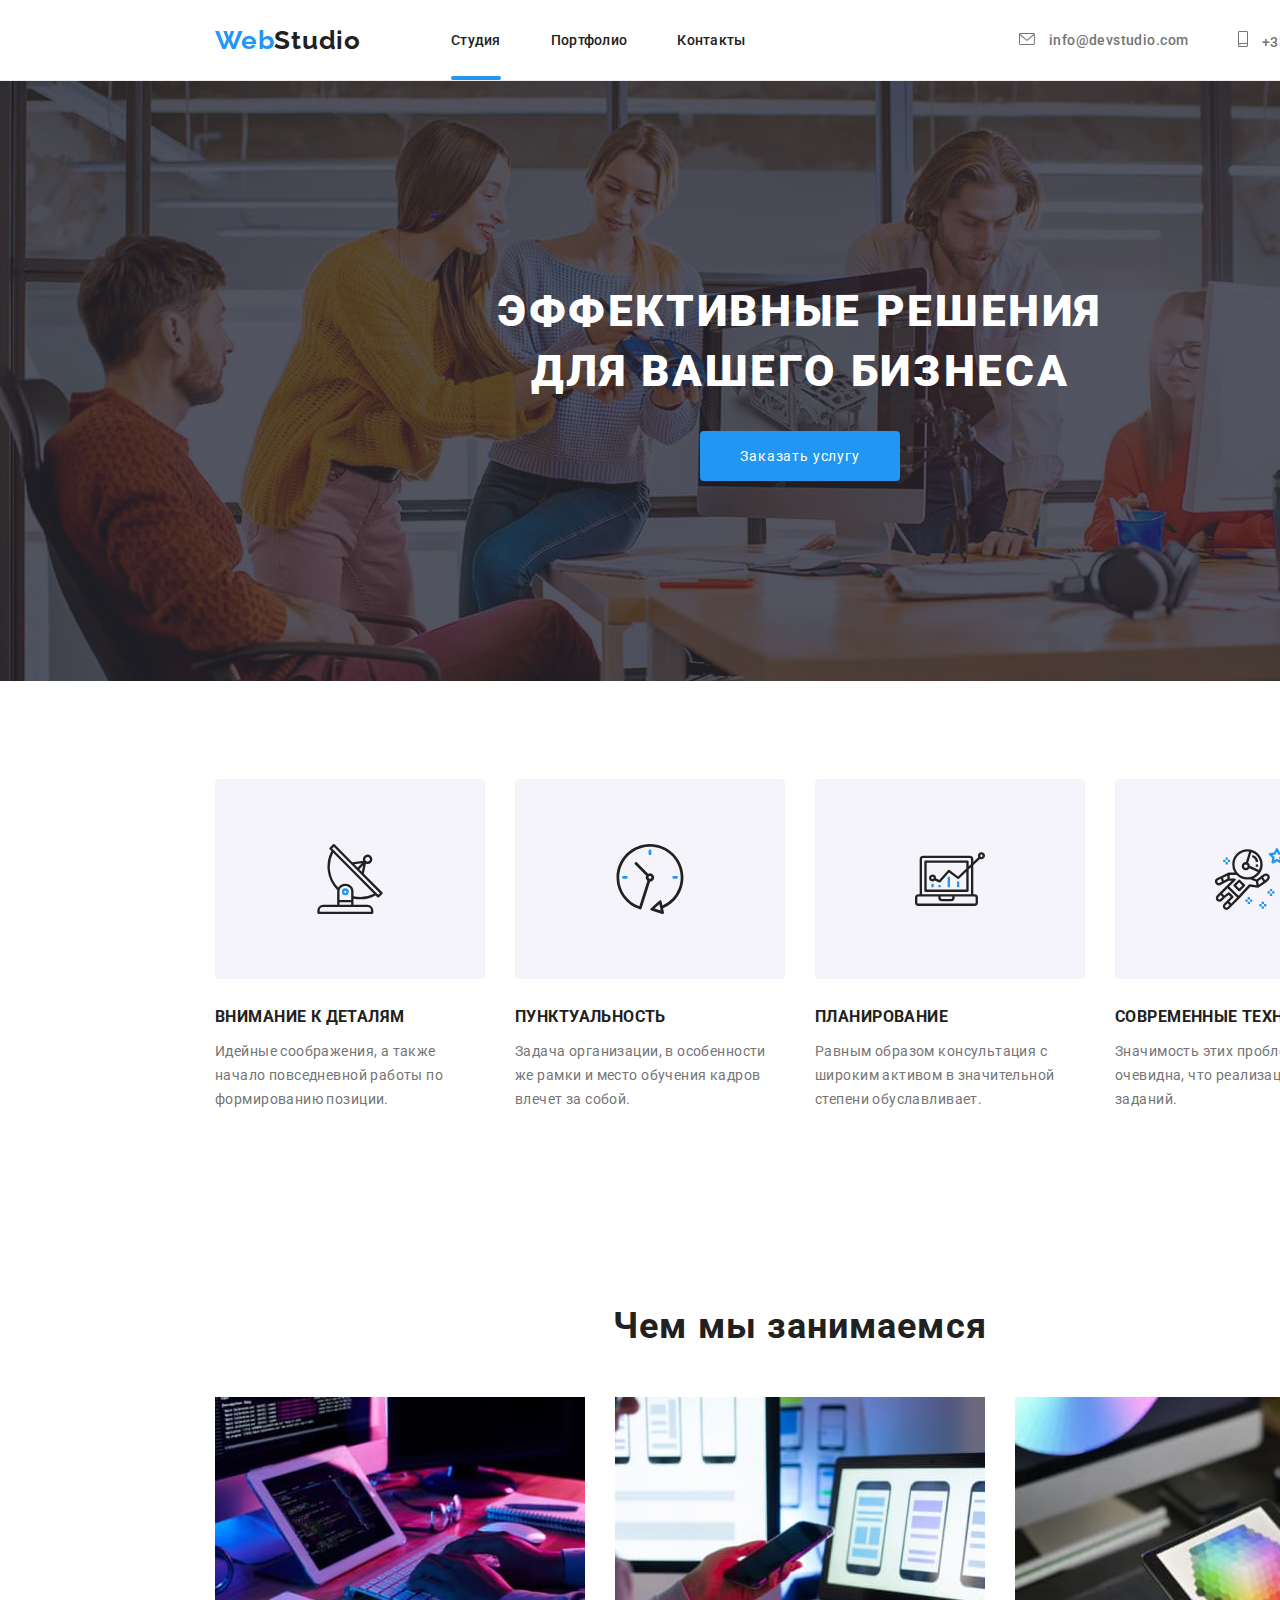
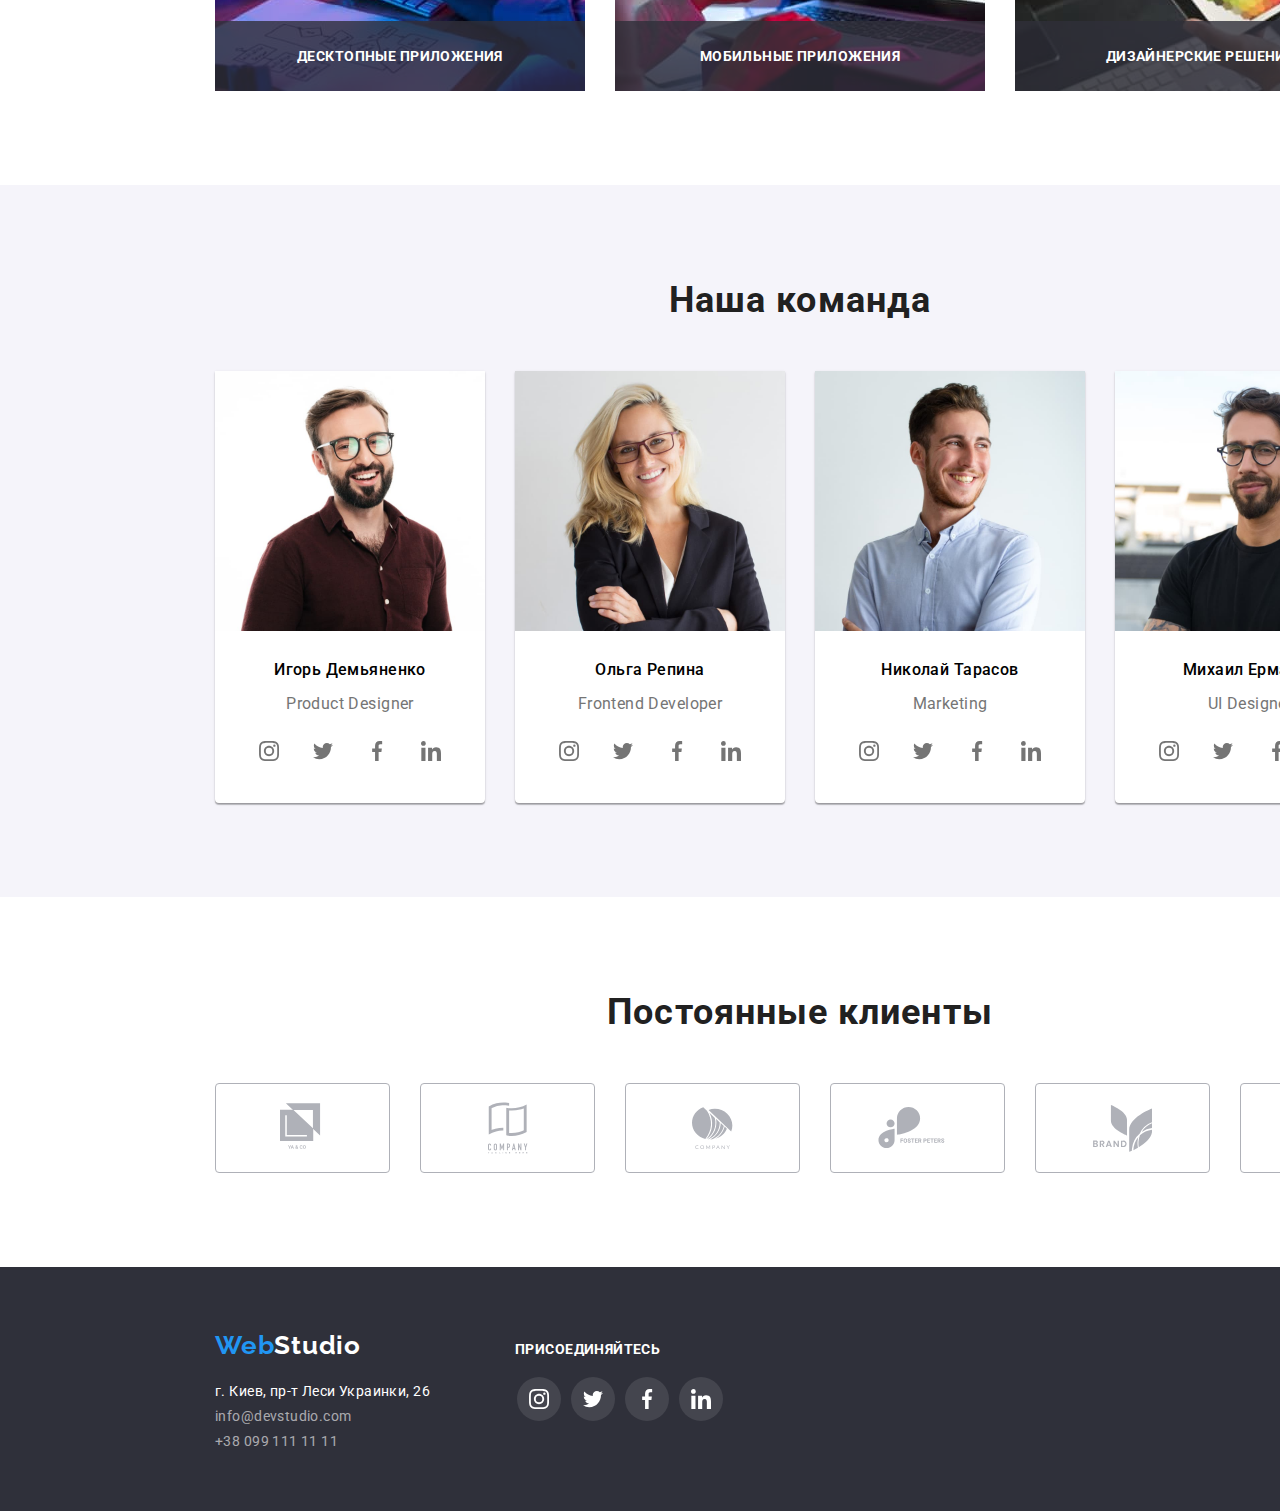
<file: index.html>
<!DOCTYPE html>
<html lang="ru">
  <head>
    <meta charset="UTF-8" />
    <meta name="viewport" content="width=device-width, initial-scale=1.0" />
    <title>Studio</title>
    <link
      rel="stylesheet"
      href="https://cdnjs.cloudflare.com/ajax/libs/modern-normalize/0.7.0/modern-normalize.min.css"
    />
    <link rel="stylesheet" href="./css/styles.css" />
    <link
      href="https://fonts.googleapis.com/css2?family=Roboto:wght@400;700&display=swap"
      rel="stylesheet"
    />
    <link
      href="https://fonts.googleapis.com/css2?family=Raleway:wght@600&display=swap"
      rel="stylesheet"
    />
  </head>
  <body>
    <header class="header-content">
      <div class="conteiner flexbox">
        <nav class="header-nav">
          <a class="company-logo" href="./index.html"
            ><span class="logo-web">Web</span>Studio</a
          >

          <ul class="nav-link-list">
            <li class="nav-item">
              <a class="nav-link active-status" href="./index.html">Студия</a>
            </li>
            <li class="nav-item">
              <a class="nav-link" href="./portfolio.html">Портфолио</a>
            </li>
            <li class="nav-item"><a class="nav-link" href="">Контакты</a></li>
          </ul>
        </nav>

        <ul class="contact-link-list">
          <li class="contact-item">
            <a class="contact-link" href="mailto:info@devstudio.com">
              <svg class="contact-icon" width="16px" height="12px">
                <use href="./img/sprite.svg#icon-envelope"></use>
              </svg>
              info@devstudio.com</a
            >
          </li>
          <li class="contact-item">
            <a class="contact-link" href="tel:+380961111111">
              <svg class="contact-icon" width="10" height="16">
                <use href="./img/sprite.svg#icon-smartphone"></use>
              </svg>
              +38 096 111 11 11</a
            >
          </li>
        </ul>
      </div>
    </header>

    <main class="main-content">
      <section class="section-hero">
        <h1 class="title-hero">Эффективные решения для вашего бизнеса</h1>
        <button type="button" class="btn" data-modal-open>
          Заказать услугу
        </button>
      </section>

      <!--Studio strong sides-->
      <section class="strong-sides">
        <div class="conteiner">
          <!--<h2>Сильные стороны</h2>-->
          <ul class="sides-list">
            <li class="sides-item">
              <div class="sides-pic">
                <svg width="70px" height="70px">
                  <use href="./img/sprite.svg#icon-antenna"></use>
                </svg>
              </div>
              <h3 class="sides-title">Внимание к деталям</h3>
              <p class="sides-descr">
                Идейные соображения, а также начало повседневной работы по
                формированию позиции.
              </p>
            </li>
            <li class="sides-item">
              <div class="sides-pic">
                <svg width="70px" height="70px">
                  <use href="./img/sprite.svg#icon-clock"></use>
                </svg>
              </div>
              <h3 class="sides-title">Пунктуальность</h3>
              <p class="sides-descr">
                Задача организации, в особенности же рамки и место обучения
                кадров влечет за собой.
              </p>
            </li>
            <li class="sides-item">
              <div class="sides-pic">
                <svg width="70px" height="70px">
                  <use href="./img/sprite.svg#icon-diagram"></use>
                </svg>
              </div>
              <h3 class="sides-title">Планирование</h3>
              <p class="sides-descr">
                Равным образом консультация с широким активом в значительной
                степени обуславливает.
              </p>
            </li>
            <li class="sides-item">
              <div class="sides-pic">
                <svg width="70px" height="70px">
                  <use href="./img/sprite.svg#icon-astronaut"></use>
                </svg>
              </div>
              <h3 class="sides-title">Современные технологии</h3>
              <p class="sides-descr">
                Значимость этих проблем настолько очевидна, что реализация
                плановых заданий.
              </p>
            </li>
          </ul>
        </div>
      </section>
      <section class="we-doing">
        <div class="conteiner">
          <h2 class="title-company-features">Чем мы занимаемся</h2>
          <ul class="doing-list">
            <li class="doing-item">
              <div class="doingbox">
                <img
                  src="./img/img-studio/coding.jpg"
                  width="370"
                  alt="услуги-html/css"
                />
                <div class="doingbox-title">
                  <h3 class="doing-title">Десктопные приложения</h3>
                </div>
              </div>
            </li>
            <li class="doing-item">
              <div class="doingbox">
                <img
                  src="./img/img-studio/programming.jpg"
                  width="370"
                  alt="услуги-програмирования"
                />
                <div class="doingbox-title">
                  <h3 class="doing-title">Мобильные приложения</h3>
                </div>
              </div>
            </li>
            <li class="doing-item">
              <div class="doingbox">
                <img
                  src="./img/img-studio/design.jpg"
                  width="370"
                  alt="услуги-дизайна"
                />
                <div class="doingbox-title">
                  <h3 class="doing-title">Дизайнерские решения</h3>
                </div>
              </div>
            </li>
          </ul>
        </div>
      </section>

      <!--Team info conteiner-->
      <section class="team">
        <div class="conteiner">
          <h2 class="title-company-features">Наша команда</h2>
          <ul class="team-list">
            <li class="staff-item">
              <img
                src="./img/img-studio/demianenko.jpg"
                width="270"
                alt="demianenko-pic"
              />
              <h3 class="staff-info">Игорь Демьяненко</h3>
              <p class="staff-function">Product Designer</p>
              <ul class="sociallink-list">
                <li class="sociallinks-item">
                  <a href="https://www.instagram.com/?hl=ru" class="sociallink">
                    <svg width="20px" height="20px">
                      <use href="./img/sprite.svg#icon-instagram"></use>
                    </svg>
                  </a>
                </li>
                <li class="sociallinks-item">
                  <a
                    href="https://twitter.com/startingpageru"
                    class="sociallink"
                    ><svg width="20px" height="20px">
                      <use href="./img/sprite.svg#icon-twitter"></use>
                    </svg>
                  </a>
                </li>
                <li class="sociallinks-item">
                  <a href="https://www.facebook.com/vhod.ru/" class="sociallink"
                    ><svg width="20px" height="20px">
                      <use href="./img/sprite.svg#icon-facebook"></use>
                    </svg>
                  </a>
                </li>
                <li class="sociallinks-item">
                  <a
                    href="https://www.linkedin.com/help/linkedin"
                    class="sociallink"
                  >
                    <svg width="20px" height="20px">
                      <use href="./img/sprite.svg#icon-linkedin"></use>
                    </svg>
                  </a>
                </li>
              </ul>
            </li>

            <li class="staff-item">
              <img
                src="./img/img-studio/repina.jpg"
                width="270"
                alt="repina-pic"
              />
              <h3 class="staff-info">Ольга Репина</h3>
              <p class="staff-function">Frontend Developer</p>
              <ul class="sociallink-list">
                <li class="sociallinks-item">
                  <a href="https://www.instagram.com/?hl=ru" class="sociallink">
                    <svg width="20px" height="20px">
                      <use href="./img/sprite.svg#icon-instagram"></use>
                    </svg>
                  </a>
                </li>
                <li class="sociallinks-item">
                  <a
                    href="https://twitter.com/startingpageru"
                    class="sociallink"
                    ><svg width="20px" height="20px">
                      <use href="./img/sprite.svg#icon-twitter"></use>
                    </svg>
                  </a>
                </li>
                <li class="sociallinks-item">
                  <a href="https://www.facebook.com/vhod.ru/" class="sociallink"
                    ><svg width="20px" height="20px">
                      <use href="./img/sprite.svg#icon-facebook"></use>
                    </svg>
                  </a>
                </li>
                <li class="sociallinks-item">
                  <a
                    href="https://www.linkedin.com/help/linkedin"
                    class="sociallink"
                  >
                    <svg width="20px" height="20px">
                      <use href="./img/sprite.svg#icon-linkedin"></use>
                    </svg>
                  </a>
                </li>
              </ul>
            </li>

            <li class="staff-item">
              <img
                src="./img/img-studio/tarasov.jpg"
                width="270"
                alt="tarasov-pic"
              />
              <h3 class="staff-info">Николай Тарасов</h3>
              <p class="staff-function">Marketing</p>
              <ul class="sociallink-list">
                <li class="sociallinks-item">
                  <a href="https://www.instagram.com/?hl=ru" class="sociallink">
                    <svg width="20px" height="20px">
                      <use href="./img/sprite.svg#icon-instagram"></use>
                    </svg>
                  </a>
                </li>
                <li class="sociallinks-item">
                  <a
                    href="https://twitter.com/startingpageru"
                    class="sociallink"
                    ><svg width="20px" height="20px">
                      <use href="./img/sprite.svg#icon-twitter"></use>
                    </svg>
                  </a>
                </li>
                <li class="sociallinks-item">
                  <a href="https://www.facebook.com/vhod.ru/" class="sociallink"
                    ><svg width="20px" height="20px">
                      <use href="./img/sprite.svg#icon-facebook"></use>
                    </svg>
                  </a>
                </li>
                <li class="sociallinks-item">
                  <a
                    href="https://www.linkedin.com/help/linkedin"
                    class="sociallink"
                  >
                    <svg width="20px" height="20px">
                      <use href="./img/sprite.svg#icon-linkedin"></use>
                    </svg>
                  </a>
                </li>
              </ul>
            </li>

            <li class="staff-item">
              <img
                src="./img/img-studio/iermakov.jpg"
                width="270"
                alt="iermakov-pic"
              />
              <h3 class="staff-info">Михаил Ермаков</h3>
              <p class="staff-function">UI Designer</p>
              <ul class="sociallink-list">
                <li class="sociallinks-item">
                  <a href="https://www.instagram.com/?hl=ru" class="sociallink">
                    <svg width="20px" height="20px">
                      <use href="./img/sprite.svg#icon-instagram"></use>
                    </svg>
                  </a>
                </li>
                <li class="sociallinks-item">
                  <a
                    href="https://twitter.com/startingpageru"
                    class="sociallink"
                    ><svg width="20px" height="20px">
                      <use href="./img/sprite.svg#icon-twitter"></use>
                    </svg>
                  </a>
                </li>
                <li class="sociallinks-item">
                  <a href="https://www.facebook.com/vhod.ru/" class="sociallink"
                    ><svg width="20px" height="20px">
                      <use href="./img/sprite.svg#icon-facebook"></use>
                    </svg>
                  </a>
                </li>
                <li class="sociallinks-item">
                  <a
                    href="https://www.linkedin.com/help/linkedin"
                    class="sociallink"
                  >
                    <svg width="20px" height="20px">
                      <use href="./img/sprite.svg#icon-linkedin"></use>
                    </svg>
                  </a>
                </li>
              </ul>
            </li>
          </ul>
        </div>
      </section>

      <!--Customer info conteiner-->
      <section class="regular-customer">
        <div class="conteiner">
          <h2 class="title-company-features">Постоянные клиенты</h2>
          <ul class="customer-list">
            <li class="customer-item">
              <a href="" class="customer-link">
                <svg width="44.3" height="49.2" class="customer-icon">
                  <use href="./img/sprite.svg#icon-logo-1"></use>
                </svg>
              </a>
            </li>
            <li class="customer-item">
              <a href="" class="customer-link">
                <svg width="40" height="52" class="customer-icon">
                  <use href="./img/sprite.svg#icon-logo-2"></use>
                </svg>
              </a>
            </li>
            <li class="customer-item">
              <a href="" class="customer-link">
                <svg width="41" height="42.6" class="customer-icon">
                  <use href="./img/sprite.svg#icon-logo-3"></use>
                </svg>
              </a>
            </li>
            <li class="customer-item">
              <a href="" class="customer-link">
                <svg width="79.7" height="42" class="customer-icon">
                  <use href="./img/sprite.svg#icon-logo-4"></use>
                </svg>
              </a>
            </li>
            <li class="customer-item">
              <a href="" class="customer-link">
                <svg width="59" height="47" class="customer-icon">
                  <use href="./img/sprite.svg#icon-logo-5"></use>
                </svg>
              </a>
            </li>
            <li class="customer-item">
              <a href="" class="customer-link">
                <svg width="88.5" height="45.4" class="customer-icon">
                  <use href="./img/sprite.svg#icon-logo-6"></use>
                </svg>
              </a>
            </li>
          </ul>
        </div>
      </section>
    </main>

    <footer class="footer">
      <div class="conteiner">
        <div class="footer-contacts">
          <a class="company-logo logo-footer" href="./index.html">
            <span class="logo-web">Web</span
            ><span class="logo-studio-footer">Studio</span>
          </a>

          <ul class="footer-list">
            <li class="adress-info-footer">г. Киев, пр-т Леси Украинки, 26</li>
            <li class="contacts-info">
              <a class="contacts-footer" href="mailto:info@devstudio.com">
                info@devstudio.com</a
              >
            </li>
            <li class="contacts-info">
              <a class="contacts-footer" href="tel:+380961111111">
                +38 099 111 11 11</a
              >
            </li>
          </ul>
        </div>
        <div class="footer-links">
          <b class="attention">Присоединяйтесь</b>
          <ul class="sociallink-list">
            <li class="sociallinks-item">
              <a href="https://www.instagram.com/?hl=ru" class="sociallink">
                <svg width="20px" height="20px">
                  <use href="./img/sprite.svg#icon-instagram"></use>
                </svg>
              </a>
            </li>
            <li class="sociallinks-item">
              <a href="https://twitter.com/startingpageru" class="sociallink"
                ><svg width="20px" height="20px">
                  <use href="./img/sprite.svg#icon-twitter"></use>
                </svg>
              </a>
            </li>
            <li class="sociallinks-item">
              <a href="https://www.facebook.com/vhod.ru/" class="sociallink"
                ><svg width="20px" height="20px">
                  <use href="./img/sprite.svg#icon-facebook"></use>
                </svg>
              </a>
            </li>
            <li class="sociallinks-item">
              <a
                href="https://www.linkedin.com/help/linkedin"
                class="sociallink"
              >
                <svg width="20px" height="20px">
                  <use href="./img/sprite.svg#icon-linkedin"></use>
                </svg>
              </a>
            </li>
          </ul>
        </div>
      </div>
    </footer>
    <div class="backdrop is-hidden" data-modal>
      <div class="modal">
        <button type="button" class="closebtn" data-modal-close>
          <svg width="18" height="18">
            <use href="./img/sprite.svg#icon-close-black-18dp"></use>
          </svg>
        </button>
      </div>
    </div>
    <script src="./js/modal.js"></script>
  </body>
</html>
</file>
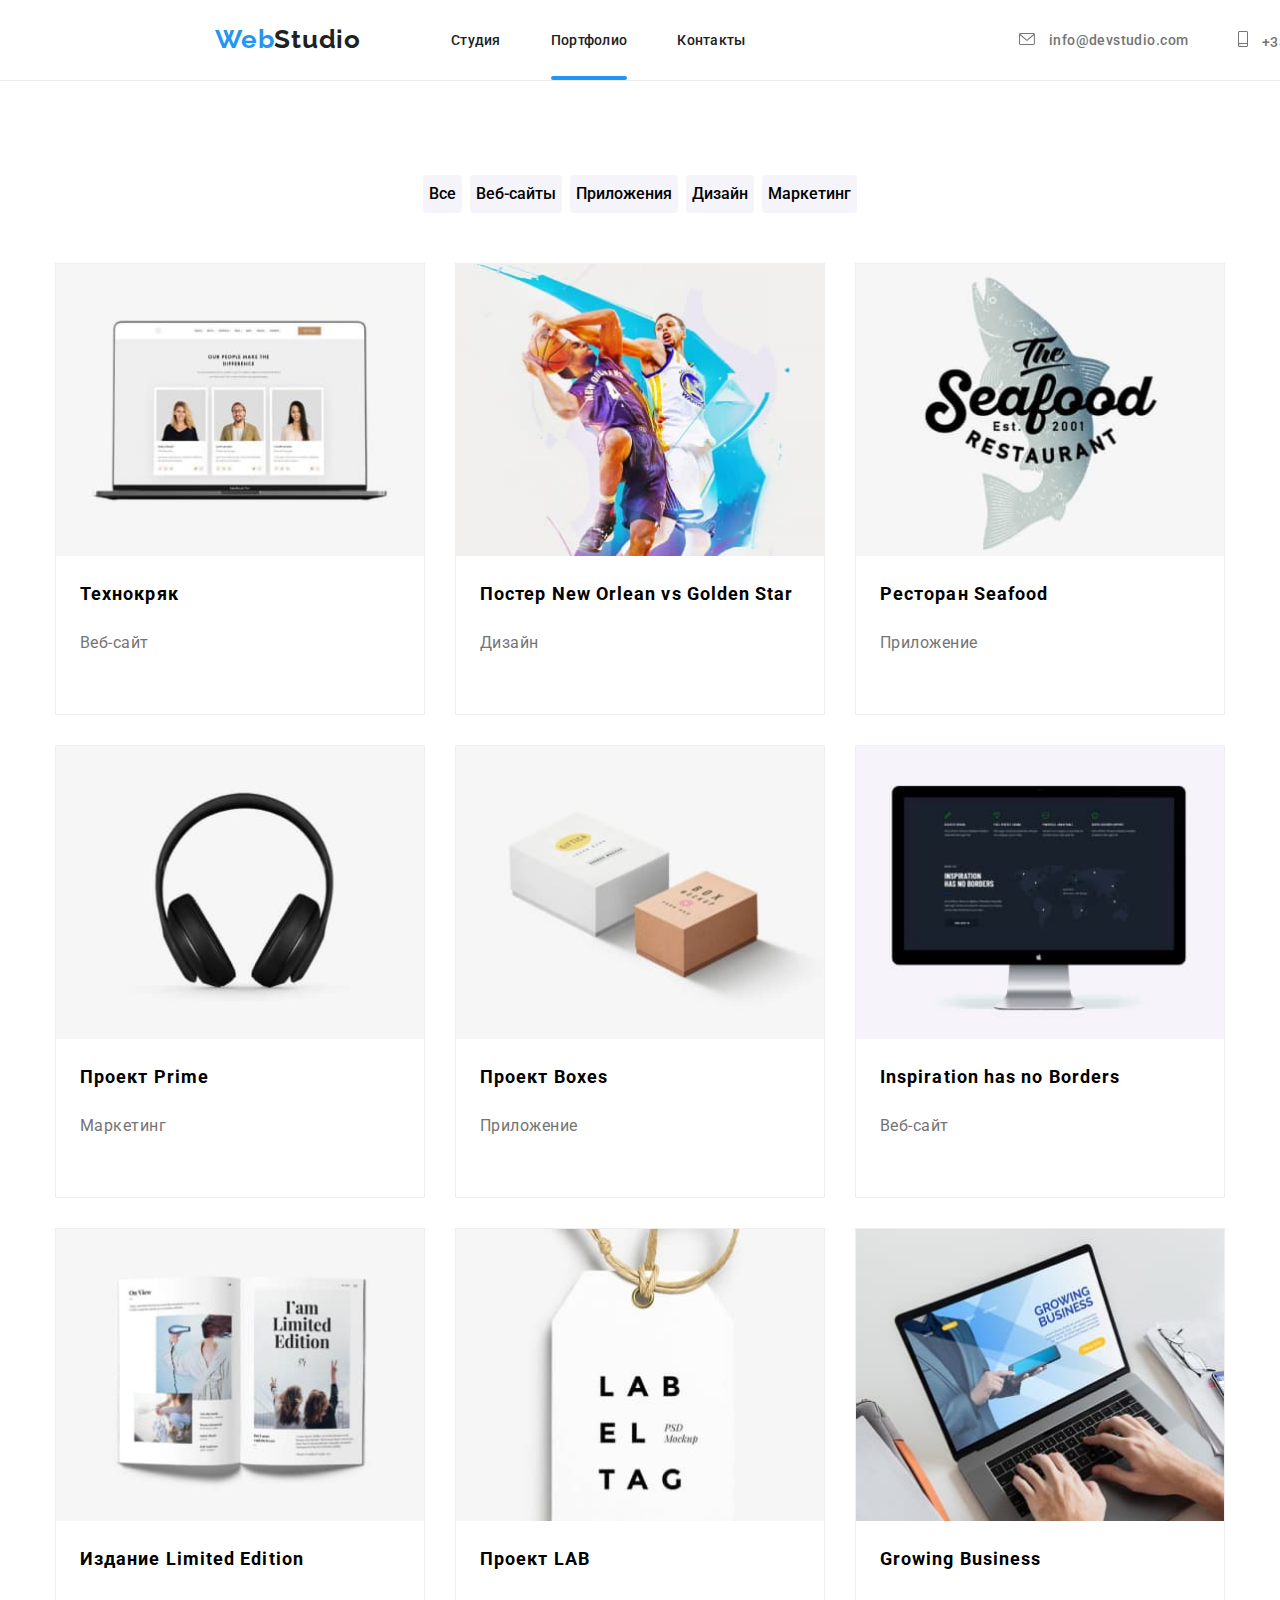
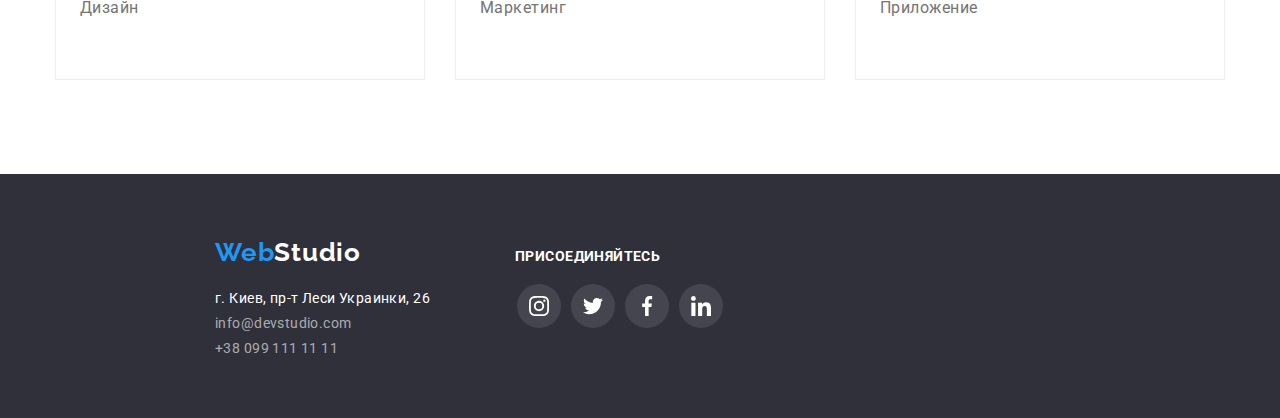
<file: portfolio.html>
<!DOCTYPE html>
<html lang="ru">
  <head>
    <meta charset="UTF-8" />
    <meta name="viewport" content="width=device-width, initial-scale=1.0" />
    <title>portfolio</title>
    <link
      rel="stylesheet"
      href="https://cdnjs.cloudflare.com/ajax/libs/modern-normalize/0.7.0/modern-normalize.min.css"
    />
    <link rel="stylesheet" href="./css/styles.css" />
    <link
      href="https://fonts.googleapis.com/css2?family=Roboto:wght@400;500;700&display=swap"
      rel="stylesheet"
    />
    <link
      href="https://fonts.googleapis.com/css2?family=Raleway:wght@600&display=swap"
      rel="stylesheet"
    />
    </head>
  <body>
    <header class="header-content">
      <div class="conteiner flexbox">
      <nav class="header-nav">
        <a class="company-logo" href="./index.html">
          <span class="logo-web">Web</span><span class="logo-studio"></span>Studio</span>
        </a>

        <ul class="nav-link-list">
          <li class="nav-item">
            <a class="nav-link " href="./index.html"> Студия</a>
          </li>
          <li class="nav-item"><a class="nav-link active-status" href="./portfolio.html"> Портфолио</a></li>
          <li class="nav-item"><a class="nav-link" href=""> Контакты</a></li>
        </ul>
      </nav>

      <ul class="contact-link-list">
        <li class="contact-item">
          <a class="contact-link" href="mailto:info@devstudio.com">
            <svg class="contact-icon" width="16px" height="12px">
                <use href="./img/sprite.svg#icon-envelope"></use></svg>
            info@devstudio.com</a
          >
        </li>
        <li class="contact-item">
          <a class="contact-link" href="tel:+380961111111"><svg class="contact-icon" width="10" height="16">
                <use href="./img/sprite.svg#icon-smartphone"></use></svg>
                +38 096 111 11 11</a>
        </li>
      </ul>
      </div>
    </header>

    <!--Main content-->

    <main>
      
      <section class="gallery">
        <div class="conteiner">
         <ul class="filters-gallery-list">
          <li class="filter-item"><button type="button" class="work-buttons">Все</button></li>
          <li class="filter-item"><button type="button" class="work-buttons">Веб-сайты</button></li>
          <li class="filter-item">
            <button type="button" class="work-buttons">Приложения</button>
          </li>
          <li class="filter-item"><button type="button" class="work-buttons">Дизайн</button></li>
          <li class="filter-item"><button type="button" class="work-buttons">Маркетинг</button></li>
        </ul>

        <!--Works cards-->
        <ul class="gallery-list">
          <li class="gallery-item">
            <a class="project-link" href="">
              <div class="project-card">
              <img
                src="./img/porfolio-img/technokriak.jpg"
                width="370" height="294"
                alt="Технокряк"
              />
              <div class="card-description">
              <p class="description">Технокряк это современная площадка распространения коронавируса.
                 Компании используют эту платформу для цифрового шпионажа и атак на защищённые сервера конкурентов.</p>
              </div>
              </div>
              <div class="project-info">
                <h2 class="gallery-title">Технокряк</h2>
                <p class="gallery-info">Веб-сайт</p>
              </div>
              </a>
          </li>

          <li class="gallery-item">
            <a class="project-link" href=""
              >
              <div class="project-card">
                <img
                src="./img/porfolio-img/poster-NO.jpg"
                width="370" height="294"
                alt=" Постер New Orlean vs Golden Star"
              />
              <div class="card-description">
              <p class="description">Технокряк это современная площадка распространения коронавируса.
                 Компании используют эту платформу для цифрового шпионажа и атак на защищённые сервера конкурентов.</p>
              </div>
              </div>
              <div class="project-info">
                <h2 class="gallery-title">Постер New Orlean vs Golden Star</h2>
                <p class="gallery-info"> Дизайн</p>
             </div>
                </a>
          </li>

          <li class="gallery-item">
            <a class="project-link" href=""
              >
              <div class="project-card">
                <img
                src="./img/porfolio-img/restaurant.jpg"
                width="370" height="294"
                alt="Ресторан Seafood"
              />
              <div class="card-description">
              <p class="description">Технокряк это современная площадка распространения коронавируса.
                 Компании используют эту платформу для цифрового шпионажа и атак на защищённые сервера конкурентов.</p>
              </div>
              </div>
              <div class="project-info">
                <h2 class="gallery-title">Ресторан Seafood</h2>
                <p class="gallery-info">Приложение</p>
              </div>
              </a>
          </li>

          <li class="gallery-item">
            <a class="project-link" href=""
              >
              <div class="project-card">
                <img
                src="./img/porfolio-img/project-prime.jpg"
                width="370" height="294"
                alt="Проект Prime"
              />
              <div class="card-description">
              <p class="description">Технокряк это современная площадка распространения коронавируса.
                 Компании используют эту платформу для цифрового шпионажа и атак на защищённые сервера конкурентов.</p>
              </div>
              </div>
              <div class="project-info">
                <h2 class="gallery-title">Проект Prime</h2>
                <p class="gallery-info">Маркетинг</p>
              </div>
              </a>
          </li>

          <li class="gallery-item">
            <a class="project-link" href=""
              >
              <div class="project-card">
                <img
                src="./img/porfolio-img/project-boxes.jpg"
                width="370" height="294"
                alt="Проект Boxes"
              />
              <div class="card-description">
              <p class="description">Технокряк это современная площадка распространения коронавируса.
                 Компании используют эту платформу для цифрового шпионажа и атак на защищённые сервера конкурентов.</p>
              </div>
              </div>
              <div class="project-info">
                <h2 class="gallery-title">Проект Boxes</h2>
                <p class="gallery-info">Приложение</p>
              </div>
             </a>
          </li>

          <li class="gallery-item">
            <a class="project-link" href=""
              >
              <div class="project-card">
                <img
                src="./img/porfolio-img/inspiration.jpg"
                width="370" height="294"
                alt="Inspiration has no Borders"
              />
              <div class="card-description">
              <p class="description">Технокряк это современная площадка распространения коронавируса.
                 Компании используют эту платформу для цифрового шпионажа и атак на защищённые сервера конкурентов.</p>
              </div>
              </div>
              <div class="project-info">
                <h2 class="gallery-title">Inspiration has no Borders</h2>
                <p class="gallery-info">Веб-сайт</p>
              </div>
              </a>
          </li>

          <li class="gallery-item"> 
            <a class="project-link" href="">
              <div class="project-card">
              <img
                src="./img/porfolio-img/edition.jpg"
                width="370" height="294"
                alt="Издание Limited Edition"
              />
              <div class="card-description">
              <p class="description">Технокряк это современная площадка распространения коронавируса.
                 Компании используют эту платформу для цифрового шпионажа и атак на защищённые сервера конкурентов.</p>
              </div>
              </div>
              <div class="project-info">
                <h2 class="gallery-title">Издание Limited Edition</h2>
                <p class="gallery-info">Дизайн</p>
              </div>
              </a>
          </li>

          <li class="gallery-item">
            <a class="project-link" href="">
              <div class="project-card">
              <img
                src="./img/porfolio-img/project-lab.jpg"
                width="370" height="294"
                alt="Проект LAB"
              />
              <div class="card-description">
              <p class="description">Технокряк это современная площадка распространения коронавируса.
                 Компании используют эту платформу для цифрового шпионажа и атак на защищённые сервера конкурентов.</p>
              </div>
              </div>
               <div class="project-info">
                <h2 class="gallery-title">Проект LAB</h2>
                <p class="gallery-info">Маркетинг</p>
              </div>
              </a>
          </li>

          <li class="gallery-item">
            <a class="project-link" href="">
              <div class="project-card">
              <img
                src="./img/porfolio-img/growing-business.jpg"
                width="370" height="294"
                alt="Growing Business"
              />
              <div class="card-description">
              <p class="description">Технокряк это современная площадка распространения коронавируса.
                 Компании используют эту платформу для цифрового шпионажа и атак на защищённые сервера конкурентов.</p>
              </div>
              </div>
               <div class="project-info">
                <h2 class="gallery-title">Growing Business</h2>
                <p class="gallery-info">Приложение</p>
             </div>
            </a>
          </li>
        </ul>
        </div>
      </section>
      
    </main>
    <footer class="footer">
      <div class="conteiner">
        <div class="footer-contacts">
      <a class="company-logo logo-footer" href="./index.html">
        <span class="logo-web">Web</span
        ><span class="logo-studio-footer">Studio</span>
      </a>
      
      <ul class="footer-list">
        <li class="adress-info-footer">г. Киев, пр-т Леси Украинки, 26</li>
        <li class="contacts-info"> <a class="contacts-footer" href="mailto:info@devstudio.com">
            info@devstudio.com</a></li>
        <li class="contacts-info"> <a class="contacts-footer" href="tel:+380961111111"> +38 099 111 11 11</a></li>
      </ul>
      </div>
      <div class="footer-links">
          <b class="attention">Присоединяйтесь</b>
          <ul class="sociallink-list">
            <li class="sociallinks-item">
              <a href="https://www.instagram.com/?hl=ru" class="sociallink">
                <svg width="20px" height="20px">
                  <use href="./img/sprite.svg#icon-instagram"></use>
                </svg>
              </a>
            </li>
            <li class="sociallinks-item">
              <a href="https://twitter.com/startingpageru" class="sociallink"
                ><svg width="20px" height="20px">
                  <use href="./img/sprite.svg#icon-twitter"></use>
                </svg>
              </a>
            </li>
            <li class="sociallinks-item">
              <a href="https://www.facebook.com/vhod.ru/" class="sociallink"
                ><svg width="20px" height="20px">
                  <use href="./img/sprite.svg#icon-facebook"></use>
                </svg>
              </a>
            </li>
            <li class="sociallinks-item">
              <a
                href="https://www.linkedin.com/help/linkedin"
                class="sociallink"
              >
                <svg width="20px" height="20px">
                  <use href="./img/sprite.svg#icon-linkedin"></use>
                </svg>
              </a>
            </li>
          </ul>
        </div>
      </div>
    </footer>
  </body>
</html>
</file>
<file: css/styles.css>
:root {
  --main-text-color: #212121;
  --secondary-text-color: #757575;
  --white-color: #ffffff;
  --accent-color: #2196f3;
  --rare-text-color: #000000;
  --footer-text-color: rgba(255, 255, 255, 0.6);
  --text-shadow-color: rgba(0, 0, 0, 0.25);
  --box-shadow-color: rgba(0, 0, 0, 0.15);
  --link-accent-color: rgb(0, 119, 255);
  --light-background-color: #f5f4fa;
  --accent-background-color: #188ce8;
  --main-icons-color: #afb1b8;
  --footer-background-color: #2f303a;
  --border-color: #eeeeee;
  --border-secondary-color: #ececec;
  --timing-function: cubic-bezier(0.4, 0, 0.2, 1);
}

body {
  font-family: "Roboto", sans-serif;
  font-size: 14px;
  font-style: normal;
  font-weight: normal;
  color: var(--main-text-color);
  background-color: var(--white-color);
  letter-spacing: 0.03em;
  /* padding-left: 200px;
  padding-right: 200px; */
}

.conteiner {
  width: 1200px;
  padding-left: 15px;
  padding-right: 15px;
  margin-left: auto;
  margin-right: auto;
}

.flexbox {
  display: flex;
}

ul {
  list-style: none;
  padding: 0px;
}

a {
  color: var(--rare-color);
  text-decoration: none;
}

.link {
  color: var(--rare-color);
  text-decoration: none;
}
img {
  display: block;
  width: 100%;
  height: auto;
  margin: 0px;
}

.header-content {
  background-color: var(--white-color);
  display: flex;
  align-items: center;
  width: 1600px;
  /* padding-top: 24px;
  padding-bottom: 25px; */
  border-bottom: 1px solid var(--border-secondary-color);
}

.header-content .flexbox {
  justify-content: flex-end;
  align-items: center;
}

.company-logo {
  display: block;
  margin-right: 90px;
  text-decoration: none;
  color: var (--rare-color);
  font-family: Raleway, sans-serif;
  font-style: normal;
  font-weight: bold;
  font-size: 26px;
  letter-spacing: 0.03em;
}

.logo-web {
  color: var(--accent-color);
}

.header-nav {
  display: flex;
  align-items: center;
  margin-right: auto;
}

.nav-link-list {
  display: flex;
  margin: 0;
  padding: 0;
  /* align-items: center; */
}

.nav-item {
  position: relative;
  align-items: center;
  justify-content: center;
}

.nav-item:not(:last-child) {
  margin-right: 50px;
}

.nav-link {
  position: relative;
  display: block;
  padding-top: 32px;
  padding-bottom: 32px;
  color: var(--main-text-color);

  font-weight: 500;
  line-height: 16px;
  letter-spacing: 0.02em;

  transition: color 250ms var(--timing-function);
}

.nav-link.active-status::after {
  content: "";

  position: absolute;
  left: 0;
  bottom: 0;

  display: block;
  width: 100%;
  height: 4px;
  background: var(--accent-color);
  border-radius: 2px;
}

.nav-link:hover,
.nav-link:focus {
  color: var(--link-accent-color);
  text-shadow: 0px 4px 4px var(--footer-shadow-color);
}

.contact-link-list {
  display: flex;
  margin-top: 0;
  margin-bottom: 0;
  align-items: center;
}

.contact-item {
  display: flex;
  padding: 0;
  line-height: 16px;
}

.contact-item:not(:last-child) {
  margin-right: 50px;
}

.contact-link:hover,
.contact-link:focus {
  color: var(--link-accent-color);
}

.contact-icon {
  margin-right: 10px;
  fill: currentColor;
}

/* .contact-icon:hover,
.contact-icon:focus {
  color: var(--accent-color);
} */

.main-content {
  background-color: var(--white-color);
}

.section-hero {
  display: flex;
  flex-direction: column;
  justify-content: center;
  align-items: center;
  width: 1600px;
  background-color: var(--footer-background-color);
  height: 600px;

  background-image: linear-gradient(
      90deg,
      rgba(47, 48, 58, 0.6) 50%,
      rgba(47, 48, 58, 0.6) 100%
    ),
    url("../img/img-studio/bghero.jpg");
  background-repeat: no-repeat;
  background-size: cover;
  background-position: center;
}

.title-hero {
  /* display: flex; */
  /* flex-wrap: wrap; */
  width: 696px;
  font-weight: 900;
  font-size: 44px;
  line-height: 60px;
  text-align: center;
  vertical-align: middle;
  letter-spacing: 0.06em;
  text-transform: uppercase;
  color: var(--white-color);
  margin-bottom: 30px;
  margin-top: 0px;
}

.btn {
  /* display: inline-flex;
   padding: 10px 32px;
  border-radius: 4px;
  min-width: 200px;
  border: transparent; */
  display: flex;
  justify-content: center;
  min-width: 200px;
  padding: 10px 32 px;
  height: 50px;
  color: var(--white-color);
  align-items: center;
  text-align: center;
  line-height: 30px;
  letter-spacing: 0.06em;
  background-color: var(--accent-color);
  box-shadow: 0px 4px 4px var(--box-shadow-color--);
  border-radius: 4px;
  border: transparent;
}

/* .order-service-button:hover,
.order-service-button:focus {
  width: 200px;
  height: 50px;
  left: 700px;
  top: 433px;
  color: white;
  display: flex;
  align-items: center;
  text-align: center;
  background-color:var (--accent-background-color);
  box-shadow: 0px 4px 4px var (--box-shadow-color);
  border-radius: 4px;
} */

.title-company-features {
  font-weight: bold;
  font-size: 36px;
  line-height: 42px;
  text-align: center;
  letter-spacing: 0.03em;
  color: var(--main-text-color);
  margin-bottom: 50px;
  margin-top: 0;
}

.strong-sides {
  width: 1600px;
  margin: 0;
  padding-top: 98px;
  padding-bottom: 90px;
}

.sides-list {
  display: flex;
  margin: 0;
}

.sides-title {
  font-weight: bold;
  text-transform: uppercase;
  color: var(--main-text-color);
  line-height: 16px;
  margin-bottom: 10px;
  margin-top: 0;
}

.sides-item {
  width: calc((100%-30px * 3) / 4);
  margin-top: 0;
  margin-bottom: 0;
}

.sides-item:not(:nth-child(4n)) {
  margin-right: 30px;
}

.sides-pic {
  display: flex;
  width: 270px;
  height: 120px;
  padding: 100px 25px;
  margin-bottom: 30px;
  align-items: center;
  justify-content: center;
  border-radius: 4px;
  background-color: var(--light-background-color);
}

.sides-descr {
  color: var(--secondary-text-color);
  line-height: 24px;
}

.we-doing {
  width: 1600px;
  padding-top: 90px;
  padding-bottom: 94px;
}

.doing-list {
  display: flex;
  margin: 0px;
  padding: 0px;
}

.doing-item {
  width: calc((100%-30px * 2) / 3);
}

.doingbox {
  position: relative;
}

.doing-item:not(:nth-child(3n)) {
  margin-right: 30px;
}

.doingbox-title {
  position: absolute;
  bottom: 0;
  left: 0;
  width: 100%;
  /* height: 70px; */
  margin: 0;
  padding-top: 27px;
  padding-bottom: 27px;
  text-align: center;
  justify-content: center;

  background: rgba(47, 48, 58, 0.8);
}

.doing-title {
  margin: 0;
  font-style: normal;
  font-weight: bold;
  font-size: 14px;
  line-height: 16px;

  letter-spacing: 0.03em;
  text-transform: uppercase;
  color: var(--white-color);
}

.team {
  width: 1600px;
  background-color: var(--light-background-color);
  margin: 0px;
  padding-top: 94px;
  padding-bottom: 94px;
}

.team-list {
  display: flex;
  margin: 0px;
  padding: 0px;
}

.staff-item {
  /* display: flex;
  flex-wrap: wrap; */
  width: calc((100%-30px * 3) / 4);
  background-color: var(--white-color);
  box-shadow: 0px 1px 3px rgba(0, 0, 0, 0.12), 0px 1px 1px rgba(0, 0, 0, 0.14),
    0px 2px 1px rgba(0, 0, 0, 0.2);
  border-radius: 0px 0px 4px 4px;

  /* width: 270px;
  height: 368px; */
}

.staff-item:not(:nth-child(4n)) {
  margin-right: 30px;
}

.staff-info,
.staff-function {
  text-align: center;
  font-size: 16px;
  line-height: 18px;
}

.staff-info {
  color: var(--rare-text-color);
  font-weight: 500;
  margin-top: 30px;
  margin-bottom: 10px;
}

.staff-function {
  color: var(--secondary-text-color);
  margin-bottom: 16px;
}

.footer .conteiner {
  display: flex;
  flex-direction: row;
  justify-content: flex-start;
  align-items: baseline;
}

.sociallink-list {
  display: flex;
  align-items: center;
  justify-content: center;
  margin-left: 32px;
  margin-right: 32px;
  margin-bottom: 30px;
}

.sociallinks-item:not(:last-child) {
  margin-right: 10px;
}

.sociallink {
  display: inline-flex;
  align-items: center;
  justify-content: center;
  width: 44px;
  height: 44px;
  fill: var(--secondary-text-color);

  transition: background-color 250ms var(--timing-function),
    fill 250ms var(--timing-function),
    border-radius 250ms var(--timing-function);
}

.foter-links .sociallink,
.footer-links .sociallink {
  background-color: rgba(255, 255, 255, 0.1);
  border-radius: 50%;
  fill: var(--white-color);
}

.sociallink:hover,
.sociallink:focus {
  background-color: var(--accent-color);
  fill: var(--white-color);
  border-radius: 50%;
}

.regular-customer {
  width: 1600px;
  margin: 0px;
  padding-top: 94px;
  padding-bottom: 94px;
}

.customer-list {
  display: flex;
  margin: 0px;
  padding: 0px;
}

.customer-item {
  width: calc((100%-30px * 5) / 6);
  height: 90px;
}

/* .customer-item:hover,
.customer-item:focus {
  border-color: var(--accent-color);
} */

.customer-item:not(:nth-child(6n)) {
  margin-right: 30px;
}

.customer-link {
  display: flex;
  align-items: center;
  justify-content: center;
  width: 175px;
  height: 90px;
  fill: var(--main-icons-color);
  border: 1px solid var(--main-icons-color);
  border-radius: 4px;

  transition: fill 250ms var(--timing-function),
    border-color 250ms var(--timing-function);
}

.customer-link:hover,
.customer-link:focus {
  fill: var(--accent-color);
  border-color: var(--accent-color);
}

.footer {
  background-color: var(--footer-background-color);
  width: 1600px;
}

.logo-studio-footer {
  color: var(--white-color);
}

.adress-info-footer {
  color: white;
}
.contacts-footer {
  color: var(--footer-text-color);
}

.logo-web {
  color: var(--accent-color);
  line-height: 30.5px;
}

.logo-studio {
  line-height: 35.5px;
}

.nav-link-list {
  align-items: center;
}
.nav-link {
  color: var(--main-text-color);
  font-weight: 500;
  line-height: 16px;
  letter-spacing: 0.02em;

  transition: color 250ms var(--timing-function),
    tet-shadow 250ms var(--timing-function);
}

.nav-link:hover,
.nav-link:focus {
  color: var(--link-accent-color);
  text-shadow: 0px 4px 4px var(--text-shadow-color);
}

.nav-link {
  text-decoration: none;
}

.contact-link {
  display: block;
  color: var(--secondary-text-color);
  font-size: 14px;
  font-style: normal;
  font-weight: 500;
  text-decoration: none;

  transition: color 250ms var(--timing-function);
}

.contact-link:hover,
.contact-link:focus {
  color: var(--link-accent-color);
}

.filters-list {
  align-items: center;
}

.work-buttons {
  /* width: 74px; */
  height: 38px;
  margin-bottom: 15px;
  text-align: center;
  font-weight: 500;
  font-size: 16px;
  line-height: 26px;
  background-color: var(--light-background-color);
  border-radius: 4px;
  border: 0px;
  shadow: none;

  transition: color 250ms var(--timing-function),
    background-color 250ms var(--timing-function),
    box-shadow 250ms var(--timing-function);
}

.work-buttons:hover,
.work-buttons:focus {
  color: var(--white-color);

  background-color: var(--accent-background-color);
  box-shadow: 0px 4px 4px var(--box-shadow-color);
}

.filters-gallery-list {
  display: flex;
  align-items: center;
  justify-content: center;
  margin-top: 0;
  margin-bottom: 35px;
}

.filter-item:not(:last-child) {
  margin-right: 8px;
}

.gallery {
  margin-top: 94px;
  margin-bottom: 94px;
}

.gallery-list {
  display: flex;
  flex-wrap: wrap;
  margin: 0px;
  padding: 0px;
}
.gallery-item:not(:nth-child(3n)) {
  margin-right: 30px;
}

.gallery-item {
  /* width: calc((100%-30px * 2) / 3); */
  width: 370px;
  margin-bottom: 30px;
  padding-bottom: 20px;
  border: 1px solid var(--border-color);

  transition: box-shadow 250ms var(--timing-function);

  /* overflow: hidden;
  */
}

.gallery-item:hover,
.gallery-item:focus {
  box-shadow: 0px 1px 1px rgba(0, 0, 0, 0.12), 0px 4px 4px rgba(0, 0, 0, 0.06),
    1px 4px 6px rgba(0, 0, 0, 0.16);
}

/* .gallery-list img {
  margin-bottom: 20px;
} */
.gallery-item:nth-last-child(-n + 3) {
  margin-bottom: 0px;
}

.project-info {
  padding: 20px 24px;
}

.gallery-title {
  margin-top: 0;
  margin-bottom: 15px;
  font-weight: 700;
  font-size: 18px;
  line-height: 36px;
  letter-spacing: 0.06em;
  color: var(--rare-text-color);
}

.gallery-info {
  font-size: 16px;
  line-height: 30px;
  letter-spacing: 0.03em;
  color: var(--secondary-text-color);
}

.project-card {
  position: relative;
  overflow: hidden;
}

.card-description {
  position: absolute;
  left: 0;
  bottom: 0;
  width: 100%;
  height: 100%;
  padding: 36px 24px;
  background-color: rgba(33, 150, 243, 0.9);
  opacity: 0;
  transform: translateY(100%);
  transition: transform 250ms var(--timing-function),
    opacity 250ms var(--timing-function);
}

.description {
  margin: 0;
  font-size: 18px;
  line-height: 28px;
  color: var(--white-color);
}

.project-link:hover .card-description,
.project-link:focus .card-description {
  transform: translateY(0);
  opacity: 1;
}

.footer {
  background-color: var(--footer-background-color);
  padding-top: 60px;
  padding-bottom: 60px;
}

.logo-footer {
  margin-bottom: 20px;
}
.logo-studio-footer {
  color: var(--white-color);
  line-height: 36px;
}

.footer-list {
  margin: 0;
}

.adress-info-footer {
  color: var(--white-color);
  margin-bottom: 9px;
}

.contacts-footer {
  color: var(--footer-text-color);
  text-decoration: none;
}

.contacts-info:not(:last-child) {
  margin-bottom: 9px;
}

.attention {
  display: block;
  margin-bottom: 20px;
  font-weight: bold;
  font-size: 14px;
  line-height: 16px;
  text-transform: uppercase;
  color: var(--white-color);
}

.footer-contacts {
  display: flex;
  flex-direction: column;
  width: 230px;
  margin-right: 70px;
}

.footer-links {
  display: flexbox;
  flex-direction: column;
  width: 210px;
}

.backdrop {
  position: fixed;
  top: 0;
  left: 0;
  width: 100%;
  height: 100%;
  background-color: rgba(0, 0, 0, 0.2);

  transition: opacity 250ms var(--timing-function);
}

.backdrop.is-hidden {
  opacity: 0;
  pointer-events: none;
}

.modal {
  position: absolute;
  top: 50%;
  left: 50%;
  padding: 40px;

  width: 528px;
  height: 580px;
  background-color: var(--white-color);

  transform: translate(-50% -50%);
}

.is-hidden .modal {
  right: -100%;
  transform: translateY(-50%) scale(0.3);
}

.closebtn {
  position: absolute;
  top: 0;
  right: 0;
  transform: translateX(-8px) translateY(8px);
  display: flex;
  justify-content: center;
  align-items: center;
  padding: 0;
  width: 30px;
  height: 30px;
  border-radius: 50%;
  border: 1px solid rgba(0, 0, 0, 0.1);
  background-color: var(--white-color);
  fill: var(--rare-text-color);

  transition: fill 250ms var(--timing-function);
}

.closebtn:hover,
.closebtn:focus {
  fill: var(--accent-color);
  outline: transparent;
}
</file>
